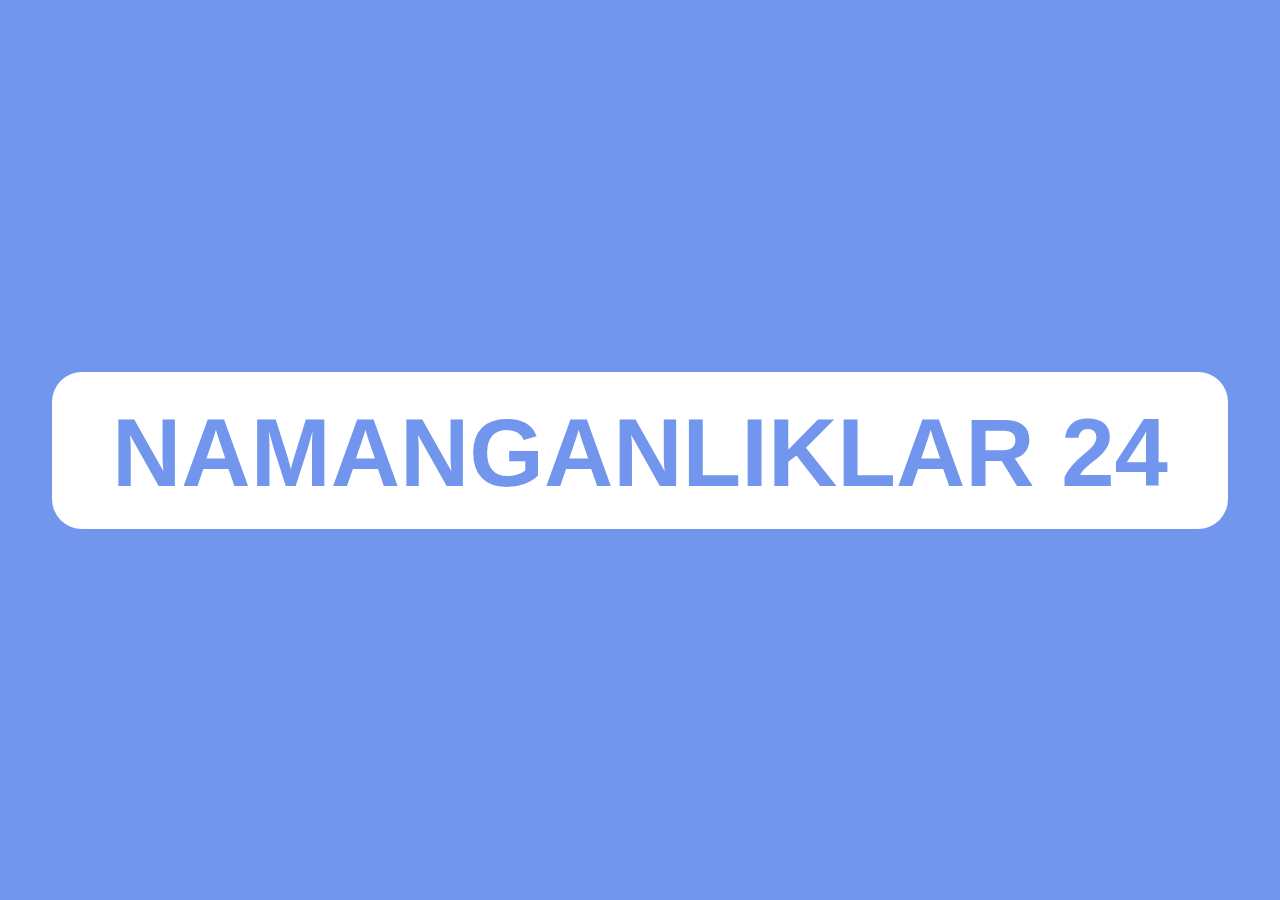
<file: index.html>
<!DOCTYPE html>
<html lang="en">
<head>
    <meta charset="UTF-8">
    <meta http-equiv="X-UA-Compatible" content="IE=edge">
    <meta name="viewport" content="width=device-width, initial-scale=1.0">
    <title>NAMANGANLILAR 24</title>
    <link rel="stylesheet" href="./css/main.css">
    <link rel="shortcut icon" href="./img/logo.svg" type="image/x-icon">
</head>
<body>
    
    <section class="come">

        <div class="container come__container">

            <a href="./home.html" class="come__link">

                <h1 class="come__title">NAMANGANLIKLAR <span class="come__content">24</span></h1>

            </a>

        </div>

    </section>
    
</body>
</html>
</file>
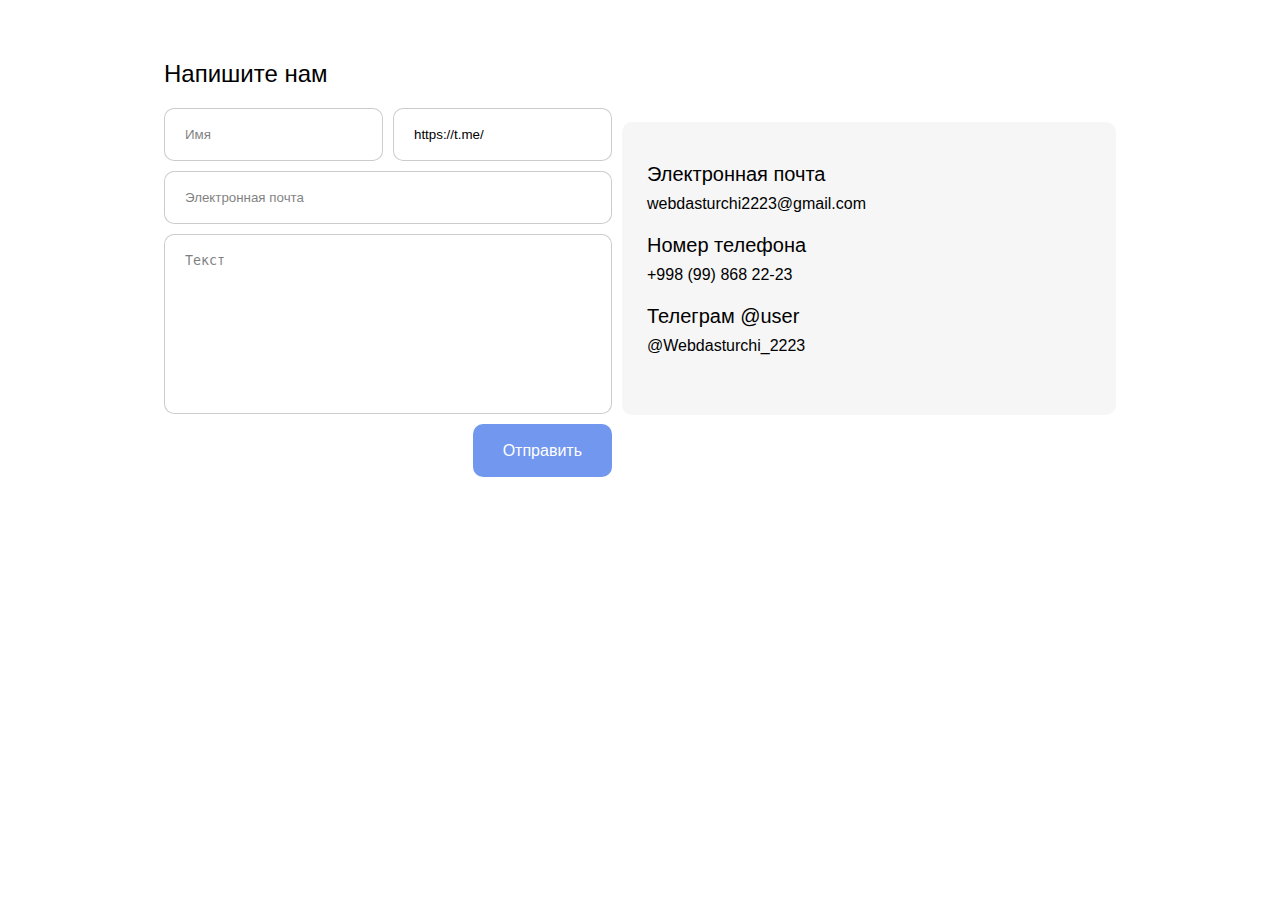
<file: contact.html>
<!DOCTYPE html>
<html lang="en">
<head>
    <meta charset="UTF-8">
    <meta http-equiv="X-UA-Compatible" content="IE=edge">
    <meta name="viewport" content="width=device-width, initial-scale=1.0">
    <title>NAMANGANLIKLAR 24 | Contact</title>
    <link rel="stylesheet" href="./css/main.css">
</head>
<body>

    <section class="contact">
        
        <div class="container contact__container">

            <div class="message__box">
                
                <h2 class="contact__title">Напишите нам</h2>
    
                <form action="" class="form" method="POST" data-netlify="true">
            
                    <div class="group">

                        <input title="Имя" required type="text" name="name" id="name" class="name" placeholder="Имя">

                        <input title="Телеграм @user" required type="text" name="Телеграм @user" id="tg_user" value="https://t.me/" class="tg_user" placeholder="Телеграм @user">
                        
                    </div>
    
                    <input title="Электронная почта" required type="email" name="email" id="email" class="email" placeholder="Электронная почта">
    
                    <textarea title="Текст" required name="message" id="message" class="message" itemid="message" placeholder="Текст"></textarea>
    
                    <input title="Отправить" type="submit" value="Отправить" placeholder="Отправить" id="submit" class="submit btn">
            
                </form>

            </div>

            <div class="links">

                <div class="link">
                    <h3 class="link__title">Электронная почта</h3>
                    <a target="_blank" class="mylink" href="mail:webdasturchi2223@gmai.com">webdasturchi2223@gmail.com</a>
                </div>

                <span class="link__line"></span>
                
                <div class="link">
                    <h3 class="link__title">Номер телефона</h3>
                    <a class="mylink" href="tel:+998998682223">+998 (99) 868 22-23</a>
                </div>

                <span class="link__line"></span>

                <div class="link">
                    <h3 class="link__title">Телеграм @user</h3>
                    <a target="_blank" class="mylink" href="https://t.me/Webdasturchi_2223">@Webdasturchi_2223</a>
                </div>
                
            </div>

        </div>

    </section>
    
</body>
</html>
</file>
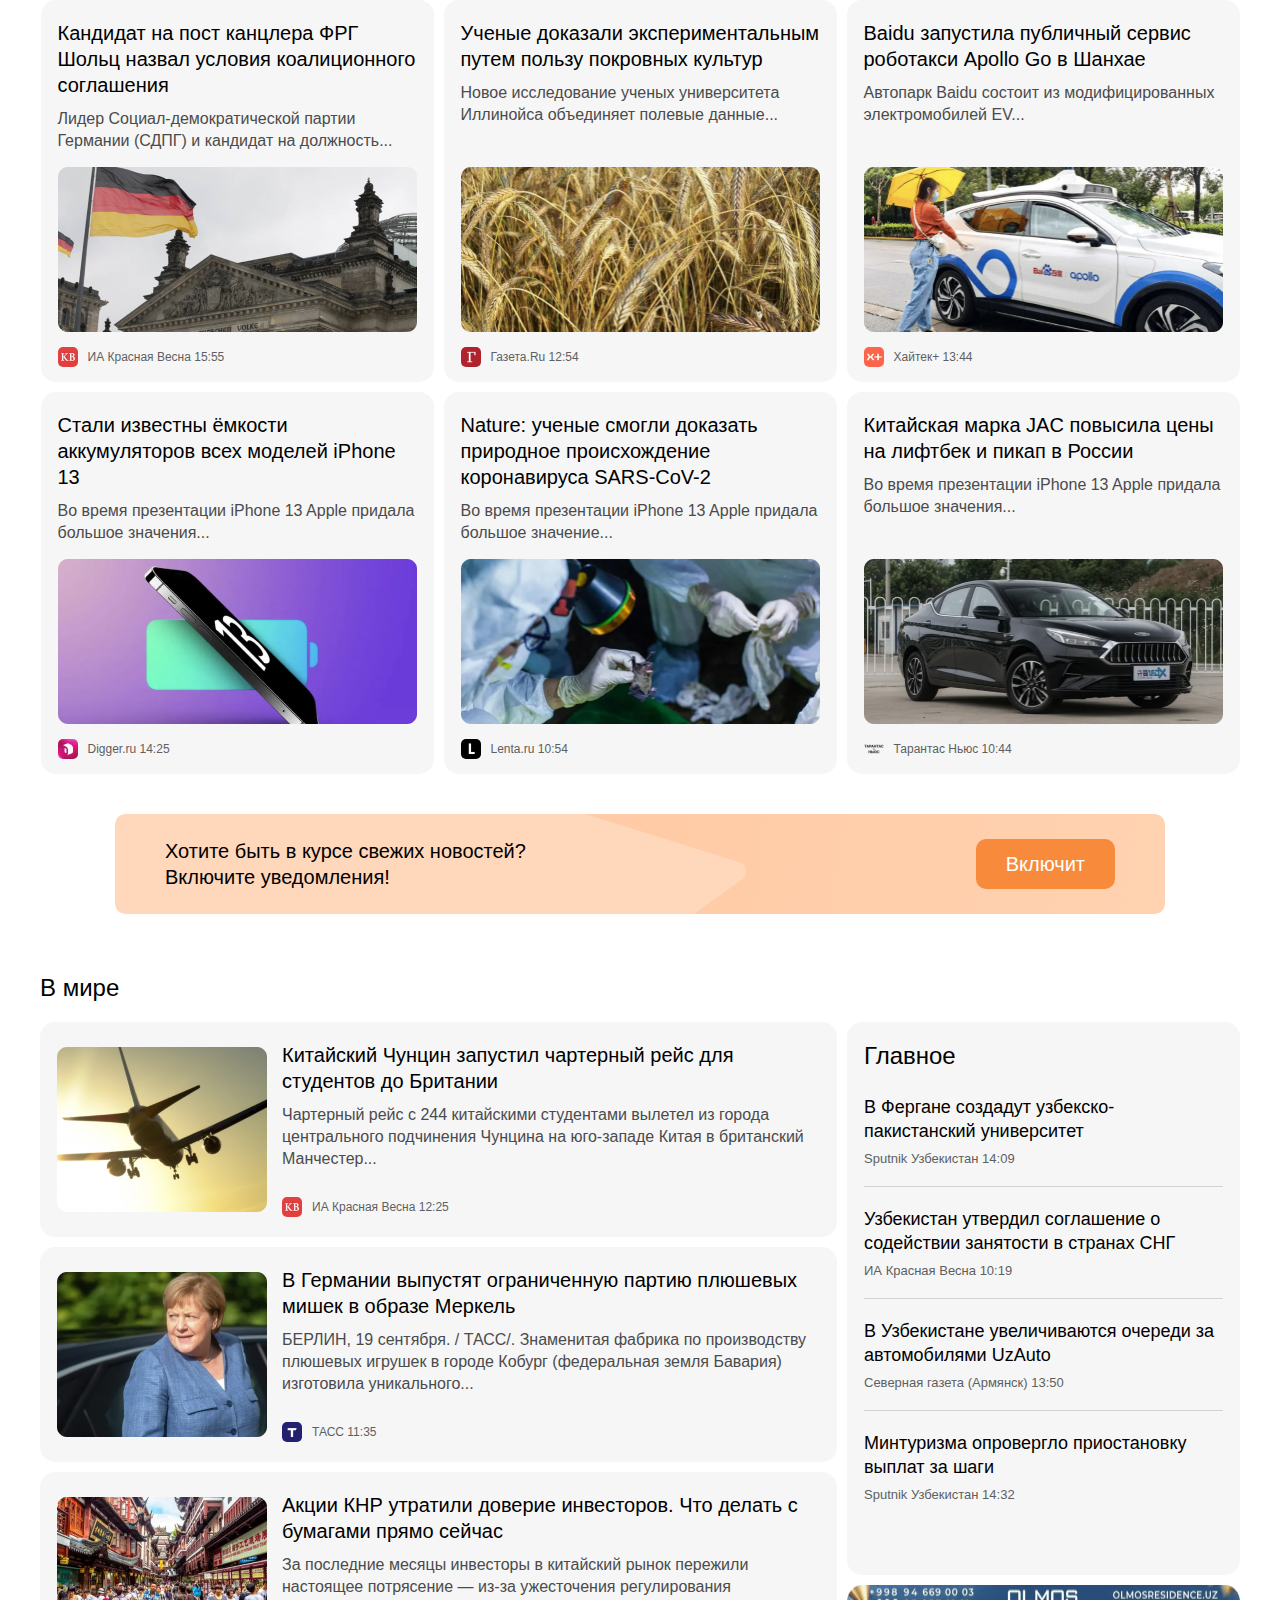
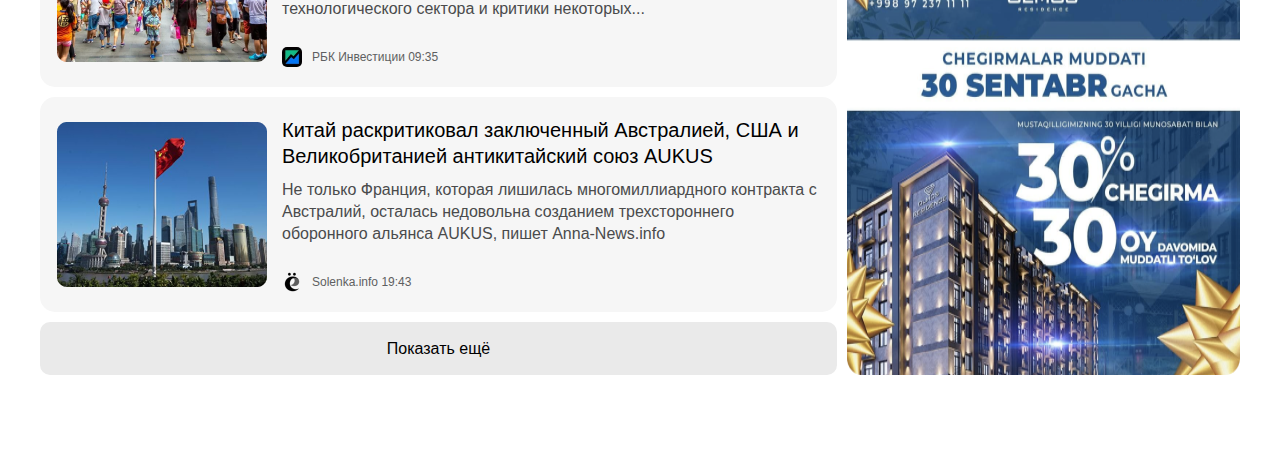
<file: home.html>
<!DOCTYPE html>
<html lang="ru">
<head>
    <meta charset="UTF-8">
    <meta http-equiv="X-UA-Compatible" content="IE=edge">
    <meta name="viewport" content="width=device-width, initial-scale=1.0">
    <meta name="author" content="NAMANGANLIKLAR 24">
    <title>NAMANGANLIKLAR 24 | Home</title>
    <link rel="stylesheet" href="./css/main.css">
    <link rel="shortcut icon" href="./img/logo.svg" type="image/x-icon">
</head>
<body>

    <!-- news start -->

    <section class="news">

        <div class="container news__container">

            <div class="news__card-wrap">

                <a href="#" class="news__card">

                    <div class="news__card__text-box">

                        <h3 class="news__card__title">
                            Кандидат на пост канцлера ФРГ Шольц назвал условия коалиционного соглашения
                        </h3>

                        <p class="news__card__text">
                            Лидер Социал-демократической партии Германии (СДПГ) и кандидат на должность...
                        </p>
                        
                    </div>

                    <div class="news__card__img-box">
                        
                        <img src="./img/image1.png" alt="Кандидат на пост канцлера ФРГ Шольц назвал условия коалиционного соглашения" class="news__card__img">
                        
                    </div>
                    
                    <div class="news__card__foot">

                        <div class="news__card__logo-box">

                            <img src="./img/logo1.svg" alt="ИА Красная Весна 15:55" class="news__card__logo">

                        </div>

                        <time class="news__card__content">
                            ИА Красная Весна 15:55
                        </time>

                    </div>

                </a>

                <a href="#" class="news__card">

                    <div class="news__card__text-box">

                        <h3 class="news__card__title">
                            Ученые доказали экспериментальным путем пользу покровных культур
                        </h3>

                        <p class="news__card__text">
                            Новое исследование ученых университета Иллинойса объединяет полевые данные... 
                        </p>
                        
                    </div>

                    <div class="news__card__img-box">
                        
                        <img src="./img/image2.png" alt="Ученые доказали экспериментальным путем пользу покровных культур" class="news__card__img">
                        
                    </div>
                    
                    <div class="news__card__foot">

                        <div class="news__card__logo-box">

                            <img src="./img/logo2.svg" alt="Газета.Ru 12:54" class="news__card__logo">

                        </div>

                        <time class="news__card__content">
                            Газета.Ru 12:54
                        </time>

                    </div>

                </a>

                <a href="#" class="news__card">

                    <div class="news__card__text-box">

                        <h3 class="news__card__title">
                            Baidu запустила публичный сервис роботакси Apollo Go в Шанхае
                        </h3>

                        <p class="news__card__text">
                            Автопарк Baidu состоит из модифицированных электромобилей EV... 
                        </p>
                        
                    </div>

                    <div class="news__card__img-box">
                        
                        <img src="./img/image3.png" alt="Baidu запустила публичный сервис роботакси Apollo Go в Шанхае" class="news__card__img">
                        
                    </div>
                    
                    <div class="news__card__foot">

                        <div class="news__card__logo-box">

                            <img src="./img/logo3.svg" alt="Хайтек+ 13:44" class="news__card__logo">

                        </div>

                        <time class="news__card__content">
                            Хайтек+ 13:44
                        </time>

                    </div>

                </a>

                <a href="#" class="news__card">

                    <div class="news__card__text-box">

                        <h3 class="news__card__title">
                            Стали известны ёмкости аккумуляторов всех моделей iPhone 13
                        </h3>

                        <p class="news__card__text">
                            Во время презентации iPhone 13 Apple придала большое значения...
                        </p>
                        
                    </div>

                    <div class="news__card__img-box">
                        
                        <img src="./img/image4.png" alt="Стали известны ёмкости аккумуляторов всех моделей iPhone 13" class="news__card__img">
                        
                    </div>
                    
                    <div class="news__card__foot">

                        <div class="news__card__logo-box">

                            <img src="./img/logo4.svg" alt="Digger.ru 14:25" class="news__card__logo">

                        </div>

                        <time class="news__card__content">
                            Digger.ru 14:25
                        </time>

                    </div>

                </a>

                <a href="#" class="news__card">

                    <div class="news__card__text-box">

                        <h3 class="news__card__title">
                            Nature: ученые смогли доказать природное происхождение коронавируса SARS-CoV-2
                        </h3>

                        <p class="news__card__text">
                            Во время презентации iPhone 13 Apple придала большое значение...
                        </p>
                        
                    </div>

                    <div class="news__card__img-box">
                        
                        <img src="./img/image5.png" alt="Nature: ученые смогли доказать природное происхождение коронавируса SARS-CoV-2" class="news__card__img">
                        
                    </div>
                    
                    <div class="news__card__foot">

                        <div class="news__card__logo-box">

                            <img src="./img/logo5.svg" alt="Lenta.ru 10:54" class="news__card__logo">

                        </div>

                        <time class="news__card__content">
                            Lenta.ru 10:54
                        </time>

                    </div>

                </a>

                <a href="#" class="news__card">

                    <div class="news__card__text-box">

                        <h3 class="news__card__title">
                            Китайская марка JAC повысила цены на лифтбек и пикап в России
                        </h3>

                        <p class="news__card__text">
                            Во время презентации iPhone 13 Apple придала большое значения...
                        </p>
                        
                    </div>

                    <div class="news__card__img-box">
                        
                        <img src="./img/image6.png" alt="Китайская марка JAC повысила цены на лифтбек и пикап в России" class="news__card__img">
                        
                    </div>
                    
                    <div class="news__card__foot">

                        <div class="news__card__logo-box">

                            <img src="./img/logo6.svg" alt="Тарантас Ньюс 10:44" class="news__card__logo">

                        </div>

                        <time class="news__card__content">
                            Тарантас Ньюс 10:44
                        </time>

                    </div>

                </a>
                
            </div>

        </div>

    </section>

    <!-- news end -->



    <!-- notification start -->

    <section class="notification">

        <div class="container notification__container">

            <div class="notification__title-wrap">

                <h2 class="notification__title">Хотите быть в курсе свежих новостей?  Включите уведомления!
                </h2>

            </div>
            
            <a href="#" class="notification__btn">Включит </a>
            
        </div>

    </section>

    <!-- notification end -->



    <!-- world start -->

    <section class="world">

        <div class="container world__container">
        
            <h2 class="world__title">В мире</h2>
            
            <div class="world__wrap">

                <div class="world__news">

                    <a href="#" class="world__card">

                        <div class="world__card__img-box">

                            <img src="./img/all1.png" alt="Китайский Чунцин запустил чартерный рейс для студентов до Британии" class="world__card__img">

                        </div>

                        <div class="world__card__text-box">

                            <h3 class="world__card__title">
                                Китайский Чунцин запустил чартерный рейс для студентов до Британии
                            </h3>

                            <p class="world__card__text">
                                Чартерный рейс с 244 китайскими студентами вылетел из города центрального подчинения Чунцина на юго-западе Китая в британский Манчестер...
                            </p>
                            
                            <div class="world__card__foot">

                                <div class="world__card__logo-box">

                                    <img src="./img/new-logo1.svg" alt="ИА Красная Весна 12:25" class="world__card__logo">

                                </div>
                                
                                <time class="world__card__content">
                                    ИА Красная Весна 12:25
                                </time>

                            </div>
                            
                        </div>

                    </a>

                    <a href="#" class="world__card">

                        <div class="world__card__img-box">

                            <img src="./img/all2.png" alt="В Германии выпустят ограниченную партию плюшевых мишек в образе Меркель" class="world__card__img">

                        </div>

                        <div class="world__card__text-box">

                            <h3 class="world__card__title">
                                В Германии выпустят ограниченную партию плюшевых мишек в образе Меркель
                            </h3>

                            <p class="world__card__text">
                                БЕРЛИН, 19 сентября. / ТАСС/. Знаменитая фабрика по производству плюшевых игрушек в городе Кобург (федеральная земля Бавария) изготовила уникального...
                            </p>
                            
                            <div class="world__card__foot">

                                <div class="world__card__logo-box">

                                    <img src="./img/new-logo2.svg" alt="ТАСС 11:35" class="world__card__logo">

                                </div>
                                
                                <time class="world__card__content">
                                    ТАСС 11:35
                                </time>

                            </div>
                            
                        </div>

                    </a>

                    <a href="#" class="world__card">

                        <div class="world__card__img-box">

                            <img src="./img/all3.png" alt="Акции КНР утратили доверие инвесторов. Что делать с бумагами прямо сейчас" class="world__card__img">

                        </div>

                        <div class="world__card__text-box">

                            <h3 class="world__card__title">
                                Акции КНР утратили доверие инвесторов. Что делать с бумагами прямо сейчас
                            </h3>

                            <p class="world__card__text">
                                За последние месяцы инвесторы в китайский рынок пережили настоящее потрясение — из-за ужесточения регулирования технологического сектора и критики некоторых...
                            </p>
                            
                            <div class="world__card__foot">

                                <div class="world__card__logo-box">

                                    <img src="./img/new-logo3.svg" alt="РБК Инвестиции 09:35" class="world__card__logo">

                                </div>
                                
                                <time class="world__card__content">
                                    РБК Инвестиции 09:35
                                </time>

                            </div>
                            
                        </div>

                    </a>

                    <a href="#" class="world__card">

                        <div class="world__card__img-box">

                            <img src="./img/all4.png" alt="Китай раскритиковал заключенный Австралией, США и Великобританией антикитайский союз AUKUS" class="world__card__img">

                        </div>

                        <div class="world__card__text-box">

                            <h3 class="world__card__title">
                                Китай раскритиковал заключенный Австралией, США и Великобританией антикитайский союз AUKUS
                            </h3>

                            <p class="world__card__text">
                                Не только Франция, которая лишилась многомиллиардного контракта с Австралий, осталась недовольна созданием трехстороннего оборонного альянса AUKUS, пишет Anna-News.info
                            </p>
                            
                            <div class="world__card__foot">

                                <div class="world__card__logo-box">

                                    <img src="./img/new-logo4.svg" alt="Solenka.info 19:43" class="world__card__logo">

                                </div>
                                
                                <time class="world__card__content">
                                    Solenka.info 19:43
                                </time>

                            </div>
                            
                        </div>

                    </a>
                    
                    <button class="world__btn">Показать ещё </button>

                </div>

                <div class="main__news">

                    <div class="main__text-wrap">

                        <h3 class="main__news__title">
                            Главное
                        </h3>

                        <div class="main-box">

                            <a href="#" class="main__text-box">
    
                                <h4 class="main__title">
                                    В Фергане создадут узбекско-пакистанский университет
                                </h4>
    
                                <time class="main__content">
                                    Sputnik Узбекистан 14:09
                                </time>
    
                            </a>
                            
                        </div>
                            
                        <span class="main__line"></span>

                        <div class="main-box">

                            <a href="#" class="main__text-box">
    
                                <h4 class="main__title">
                                    Узбекистан утвердил соглашение о содействии занятости в странах СНГ
                                </h4>
    
                                <time class="main__content">
                                    ИА Красная Весна 10:19
                                </time>
    
                            </a>
                            
                        </div>
                            
                        <span class="main__line"></span>

                        <div class="main-box">

                            <a href="#" class="main__text-box">
    
                                <h4 class="main__title">
                                    В Узбекистане увеличиваются очереди за автомобилями UzAuto
                                </h4>
    
                                <time class="main__content">
                                    Северная газета (Армянск) 13:50
                                </time>
    
                            </a>
                            
                        </div>
                            
                        <span class="main__line"></span>

                        <div class="main-box">

                            <a href="#" class="main__text-box">
    
                                <h4 class="main__title">
                                    Минтуризма опровергло приостановку выплат за шаги
                                </h4>
    
                                <time class="main__content">
                                    Sputnik Узбекистан 14:32
                                </time>
    
                            </a>
                            
                        </div>

                    </div>

                    <a href="#" class="main__img-box">

                        <img src="./img/add-main.png" alt="main-add" class="main__img">

                    </a>

                </div>
                
            </div>
            
        </div>

    </section>

    <!-- world end -->
    
</body>
</html>
</file>
<file: css/main.css>
*{
    margin: 0;
    padding: 0;
    box-sizing: border-box;
}

html{
    scroll-behavior: smooth;
}

body{
    font-family: 'Rubik', sans-serif;
    font-size: 16px;
    font-weight: 400;
    line-height: 22px;
    letter-spacing: 0em;
    text-align: left;
}

.container{
    width: 100%;
    max-width: 1240px;
    padding: 0 20px;
    margin: 0 auto;
}



/* come start */

.come {
    width: 100%;
    min-height: 100vh;
    display: flex;
    align-items: center;
    background-color: #7296EE;
}

.come__container {
    display: flex;
    justify-content: center;
    align-items: center;
}

.come__link {
    display: inline-block;
    padding: 70px 60px 60px 60px;
    background: #FFFFFF;
    border-radius: 30px;
    text-align: center;
    text-decoration: none;
    margin-right: auto;
    margin-left: auto;
}

.come__link::after{
    content: '';
    width: 0;
    height: 5px;
    position: relative;
    top: 40px;
    display: block;
    background-color: #7296EE;
    transition: 0.4s;
    border-radius: 20px;
}

.come__link:hover::after{
    width: 100%;
    background-color: #7296EE;
}

.come__link:hover .come__content{
    rotate: 360deg;
}

.come__title {
    width: 100%;
    font-weight: 700;
    font-size: 96px;
    color: #7296EE;
    white-space: nowrap;
}

.come__content{
    display: inline-block;
    transition: 1s;
}

/* come end */



/* news start */

.news {
    margin-bottom: 40px;
}

.news__container {
    display: grid;
    justify-content: center;
    align-items: center;
    gap: 30px;
}

.news__card-wrap {
    display: flex;
    justify-content: center;
    gap: 10px;
    flex-wrap: wrap;
}

.news__card {
    width: 100%;
    max-width: 393px;
    padding: 20px 17px 15px;
    display: flex;
    justify-content: space-between;
    flex-direction: column;
    gap: 15px;
    text-decoration: none;
    color: #000000;
    background-color: #F6F6F6;
    border-radius: 15px;
}

.news__card:hover{
    text-decoration: underline;
}

.news__card__text-box {
    display: grid;
    justify-content: center;
    align-items: center;
    gap: 10px;
}

.news__card__title {
    font-weight: 500;
    font-size: 20px;
    line-height: 26px;
    color: #000000;
}

.news__card__text {
    font-weight: 400;
    font-size: 16px;
    line-height: 22px;
    color: #4A4B4C;
    margin-bottom: auto;
}

.news__card__img-box {
    max-width: 359px;
    display: flex;
    margin-top: auto;
}

.news__card__img {
    width: 100%;
    display: flex;
}

.news__card__foot {
    display: flex;
    align-items: center;
    gap: 10px;
}

.news__card__logo-box {
    max-width: 20px;
    display: flex;
}

.news__card__logo {
    width: 100%;
    display: flex;
}

.news__card__content {
    font-weight: 400;
    font-size: 12px;
    line-height: 14px;
    color: #5E5F61;
}

/* news end */



/* notification start */

.notification {
    width: 100%;
    max-width: 1050px;
    padding: 24px 30px;
    background: url(../img/notification.png);
    background-repeat: no-repeat;
    background-size: cover;
    border-radius: 10px;
    margin-left: auto;
    margin-right: auto;
    margin-bottom: 60px;
}

.notification__container {
    display: flex;
    justify-content: space-between;
    align-items: center;
    gap: 50px;
}

.notification__title-wrap {
    width: 100%;
    max-width: 404px;
}

.notification__title {
    font-weight: 500;
    font-size: 20px;
    line-height: 26px;
    color: #000000;
}

.notification__btn {
    display: inline-block;
    padding: 13px 30px;
    font-weight: 500;
    font-size: 20px;
    line-height: 24px;
    text-decoration: none;
    color: #FFFFFF;
    background: #F78B3B;
    border-radius: 10px;
}

/* notification end */



/* world start */

.world {
    margin-bottom: 100px;
}

.world__container {
    display: grid;
    align-items: center;
}

.world__title {
    margin-right: auto;
    font-weight: 500;
    font-size: 24px;
    line-height: 28px;
    color: #000000;
    margin-bottom: 20px;
}

.world__wrap {
    width: 100%;
    max-width: 1200px;
    display: flex;
    justify-content: center;
    gap: 10px;
    flex-wrap: wrap;
}

.world__news {
    display: grid;
    justify-content: center;
    align-items: center;
    gap: 10px;
}

.world__card {
    max-width: 797px;
    padding: 20px 20px 20px 17px;
    display: flex;
    justify-content: center;
    align-items: center;
    gap: 15px;
    flex-wrap: wrap;
    text-decoration: none;
    color: #000;
    background-color: #F6F6F6;
    border-radius: 15px;
}

.world__card__img-box {
    width: 100%;
    max-width: 210px;
    display: flex;
}

.world__card__img {
    width: 100%;
    display: flex;
}

.world__card__text-box {
    display: grid;
    max-width: 535px;
    align-items: center;
    gap: 10px;
}

.world__card__title {
    max-width: 535px;
    font-weight: 500;
    font-size: 20px;
    line-height: 26px;
    color: #000000;
}

.world__card__text {
    max-width: 535px;
    font-weight: 400;
    font-size: 16px;
    line-height: 22px;
    color: #4A4B4C;
    margin-bottom: 17px;
}

.world__card__foot {
    display: flex;
    align-items: center;
    gap: 10px;
}

.world__card__logo-box {
    width: 100%;
    max-width: 20px;
    display: flex;
}

.world__card__logo {
    width: 100%;
    display: flex;
}

.world__card__content {
    font-weight: 400;
    font-size: 12px;
    line-height: 14px;
    color: #5E5F61;
}

.world__btn {
    width: 100%;
    padding: 17px 30px;
    display: block;
    font-weight: 500;
    font-size: 16px;
    line-height: 19px;
    background: #EAEAEA;
    color: #000000;
    border: none;
    border-radius: 10px;
    cursor: pointer;
}

.main__news {
    width: 100%;
    max-width: 393px;
    display: grid;
    gap: 10px;
}

.main__text-wrap {
    width: 100%;
    padding: 20px 17px;
    background: #F6F6F6;
    border-radius: 15px;
}

.main__news__title {
    font-weight: 500;
    font-size: 24px;
    line-height: 28px;
    color: #000000;
    margin-bottom: 25px;
}

.main-box {
    display: inline-block;
    margin-bottom: 20px;
}

.main-box:last-child{
    margin-bottom: 0;
}

.main__text-box {
    display: grid;
    align-items: center;
    gap: 8px;
    text-decoration: none;
    color: #000;
}

.main__title {
    font-weight: 500;
    font-size: 18px;
    line-height: 24px;
    color: #000000;
}

.main__content {
    font-weight: 400;
    font-size: 13px;
    line-height: 15px;
    color: #5E5F61;
}

.main__line {
    width: 100%;
    height: 1px;
    display: block;
    background-color: #D2D2D2;
    margin-bottom: 20px;
}

.main__img-box {
    width: 100%;
    max-width: 393px;
    display: flex;
    border-radius: 15px;
    text-decoration: none;
}

.main__img {
    width: 100%;
    display: flex;
}

/* world end */



/* contact start */

.contact{
    padding: 60px 0 100px 0;
}

.contact__container{
    display: flex;
    justify-content: center;
    align-items: center;
    flex-wrap: wrap;
    gap: 10px;
}

.contact__title{
    font-weight: 500;
    font-size: 24px;
    line-height: 28px;
    color: #000000;
    margin-bottom: 20px;
}

.form{
    width: 100%;
    max-width: 696px;
    display: flex;
    gap: 10px;
    display: grid;
}

.group{
    display: flex;
    justify-content: center;
    align-items: center;
    gap: 10px;
}

.group input{
    width: 100%;
    max-width: 343px;
    padding: 18px 20px;
    background: #FFFFFF;
    border: 1px solid rgba(0, 0, 0, 0.2);
    border-radius: 10px;
}

.email,
.message{
    width: 100%;
    max-width: 696px;
    padding: 18px 20px;
    background: #FFFFFF;
    border: 1px solid rgba(0, 0, 0, 0.2);
    border-radius: 10px;
}

.message{
    height: 180px;
    resize: none;
}

.form input::placeholder,
.form textarea::placeholder{
    color: #000000;
    opacity: 0.5;
}

.submit{
    display: inline-block;
    padding: 17px 30px;
    font-weight: 500;
    font-size: 16px;
    line-height: 19px;
    color: #FFFFFF;
    background: #7297EF;
    border-radius: 10px;
    border: none;
    margin-left: auto;
}

.links{
    width: 100%;
    max-width: 494px;
    padding: 40px 25px;
    background: #F6F6F6;
    border-radius: 10px;
}

.link__title{
    font-weight: 500;
    font-size: 20px;
    line-height: 24px;
    color: #000000;
    margin-bottom: 7px;
}

.mylink{
    display: inline-block;
    font-weight: 400;
    font-size: 16px;
    line-height: 19px;
    text-decoration: none;
    color: #000000;
    margin-bottom: 20px;
}

.contact__line{
    width: 100%;
    height: 1px;
    max-width: 444px;
    display: inline-block;
    background-color: #d2d2d2;
    margin-bottom: 20px;
}

/* contact end */



/* @media start */

@media (max-width: 1279px){

    .come__link{
        padding: 40px 30px 30px 30px;
    }
    
    .come__link::after{
        top: 15px;
    }

    .come__title{
        font-size: 50px;
    }

}

@media (max-width: 615px){

    .come__link{
        padding: 25px 20px 20px 20px;
    }

    .come__title{
        font-size: 45px;
    }
    
}

@media (max-width: 535px){

    .come__link{
        padding: 15px 10px 10px 10px;
    }


    .come__link::after{
        top: 5px;
    }

    .come__title{
        font-size: 30px;
    }
    
}

@media (max-width: 475px){

    .notification__container{
        display: grid;
        justify-content: center;
        text-align: center;
    }

    .notification__btn{
        width: 100%;
        display: block;
    }

    .world__card__img-box{
        max-width: 435px;
        display: block;
    }

}

@media (max-width: 355px){

    .come__link{
        padding: 10px 5px 5px 5px;
    }

    .come__link:hover::after{
        width: 95%;
        top: 0;
        margin-left: auto;
        margin-right: auto;
    }
    
    .come__title{
        font-size: 25px;
    }

}

/* @media end */
</file>
